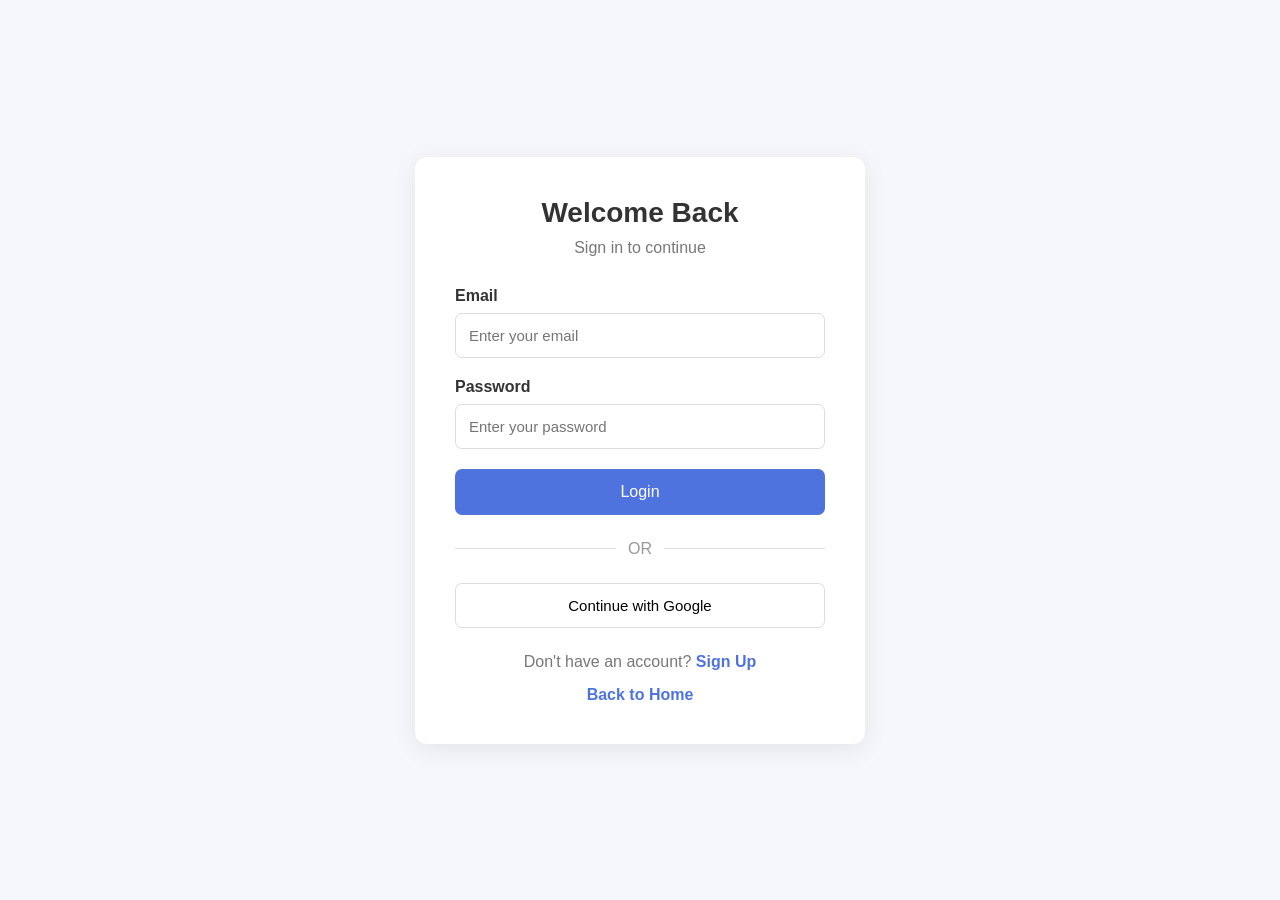
<file: index.html>
<!DOCTYPE html>
<html lang="en">
<head>
    <meta charset="UTF-8">
    <meta name="viewport" content="width=device-width, initial-scale=1.0">
    <title>Signup Login Website</title>
    <meta http-equiv="refresh" content="0; url=login.html">
</head>
<body>
    <p>Redirecting to the login page...</p>
    <a href="login.html">Click here to continue</a>
</body>
</html>
</file>
<file: css/style.css>
/* ================================
   Global Styles
================================ */

* {
    margin: 0;
    padding: 0;
    box-sizing: border-box;
}

body {
    font-family: Arial, sans-serif;
    background: #f5f7fb;
    color: #333;
}

a {
    text-decoration: none;
    color: inherit;
}


/* ================================
   Dashboard / Home Page
================================ */

.dashboard {
    display: flex;
    min-height: 100vh;
}


/* Sidebar */

.sidebar {
    width: 250px;
    background: #252b3b;
    color: white;
    min-height: 100vh;
    padding: 25px 18px;
}

.logo {
    font-size: 24px;
    font-weight: bold;
    padding: 10px 15px 30px;
}

.sidebar nav {
    display: flex;
    flex-direction: column;
    gap: 8px;
}

.sidebar nav a {
    padding: 14px 16px;
    border-radius: 8px;
    color: #c8ccda;
    transition: 0.3s;
}

.sidebar nav a:hover,
.sidebar nav a.active {
    background: #4e73df;
    color: white;
}


/* Main Content */

.main-content {
    flex: 1;
    padding: 25px 35px;
}


/* Topbar */

.topbar {
    display: flex;
    justify-content: space-between;
    align-items: center;
    background: white;
    padding: 18px 25px;
    border-radius: 10px;
    margin-bottom: 30px;
    box-shadow: 0 2px 10px rgba(0, 0, 0, 0.05);
}

.topbar h2 {
    font-size: 22px;
}

.logout-btn {
    background: #4e73df;
    color: white;
    padding: 10px 20px;
    border-radius: 6px;
}


/* Welcome */

.welcome {
    margin-bottom: 25px;
}

.welcome h1 {
    margin-bottom: 8px;
    font-size: 28px;
}

.welcome p {
    color: #777;
}


/* Dashboard Cards */

.cards {
    display: grid;
    grid-template-columns: repeat(4, 1fr);
    gap: 20px;
    margin-bottom: 30px;
}

.card {
    background: white;
    padding: 25px;
    border-radius: 10px;
    box-shadow: 0 2px 12px rgba(0, 0, 0, 0.06);
}

.card h3 {
    color: #555;
    margin-bottom: 15px;
}

.card .number {
    font-size: 30px;
    font-weight: bold;
    color: #4e73df;
    margin-bottom: 8px;
}

.card span {
    color: #888;
    font-size: 14px;
}


/* Activity */

.activity {
    background: white;
    padding: 25px;
    border-radius: 10px;
    box-shadow: 0 2px 12px rgba(0, 0, 0, 0.06);
}

.activity h2 {
    margin-bottom: 20px;
}

.activity-box p {
    padding: 15px 0;
    border-bottom: 1px solid #eee;
}


/* ================================
   Signup / Login Pages
================================ */

.auth-page {
    min-height: 100vh;
    display: flex;
    justify-content: center;
    align-items: center;
    padding: 30px;
    background: #f5f7fb;
}

.auth-card {
    width: 100%;
    max-width: 450px;
    background: white;
    padding: 40px;
    border-radius: 12px;
    box-shadow: 0 5px 25px rgba(0, 0, 0, 0.08);
}

.auth-card h1 {
    text-align: center;
    margin-bottom: 10px;
    font-size: 28px;
}

.auth-subtitle {
    text-align: center;
    color: #777;
    margin-bottom: 30px;
}


/* Form */

.form-group {
    margin-bottom: 20px;
}

.form-group label {
    display: block;
    margin-bottom: 8px;
    font-weight: 600;
}

.form-group input {
    width: 100%;
    padding: 13px;
    border: 1px solid #ddd;
    border-radius: 7px;
    font-size: 15px;
    outline: none;
}

.form-group input:focus {
    border-color: #4e73df;
}


/* Primary Button */

.primary-btn {
    width: 100%;
    padding: 14px;
    background: #4e73df;
    color: white;
    border: none;
    border-radius: 7px;
    font-size: 16px;
    cursor: pointer;
    transition: 0.3s;
}

.primary-btn:hover {
    background: #3c5fc4;
}


/* Google Button */

.google-btn {
    width: 100%;
    padding: 13px;
    background: white;
    border: 1px solid #ddd;
    border-radius: 7px;
    font-size: 15px;
    cursor: pointer;
    transition: 0.3s;
}

.google-btn:hover {
    background: #f5f5f5;
}


/* Divider */

.divider {
    display: flex;
    align-items: center;
    margin: 25px 0;
    color: #999;
}

.divider::before,
.divider::after {
    content: "";
    flex: 1;
    height: 1px;
    background: #ddd;
}

.divider span {
    padding: 0 12px;
}


/* Footer */

.auth-footer {
    text-align: center;
    margin-top: 25px;
    color: #777;
}

.auth-footer a,
.auth-card > p a {
    color: #4e73df;
    font-weight: 600;
}

.auth-card > p:last-child {
    text-align: center;
    margin-top: 15px;
}


/* ================================
   Responsive Design
================================ */

@media (max-width: 1000px) {

    .cards {
        grid-template-columns: repeat(2, 1fr);
    }

}

@media (max-width: 700px) {

    .dashboard {
        flex-direction: column;
    }

    .sidebar {
        width: 100%;
        min-height: auto;
    }

    .sidebar nav {
        flex-direction: row;
        flex-wrap: wrap;
    }

    .main-content {
        padding: 20px;
    }

    .cards {
        grid-template-columns: 1fr;
    }

}

@media (max-width: 500px) {

    .auth-card {
        padding: 25px;
    }

    .auth-page {
        padding: 15px;
    }

}


.profile-section {
    display: flex;
    align-items: center;
    gap: 12px;
    padding: 20px;
    border-bottom: 1px solid #e5e7eb;
}

.profile-pic {
    width: 50px;
    height: 50px;
    border-radius: 50%;
    object-fit: cover;
    border: 2px solid #ddd;
    background: #f3f4f6;
}

.profile-info h4 {
    margin: 0;
    font-size: 14px;
}

.profile-info p {
    margin: 4px 0 0;
    font-size: 12px;
    color: #777;
}
</file>
